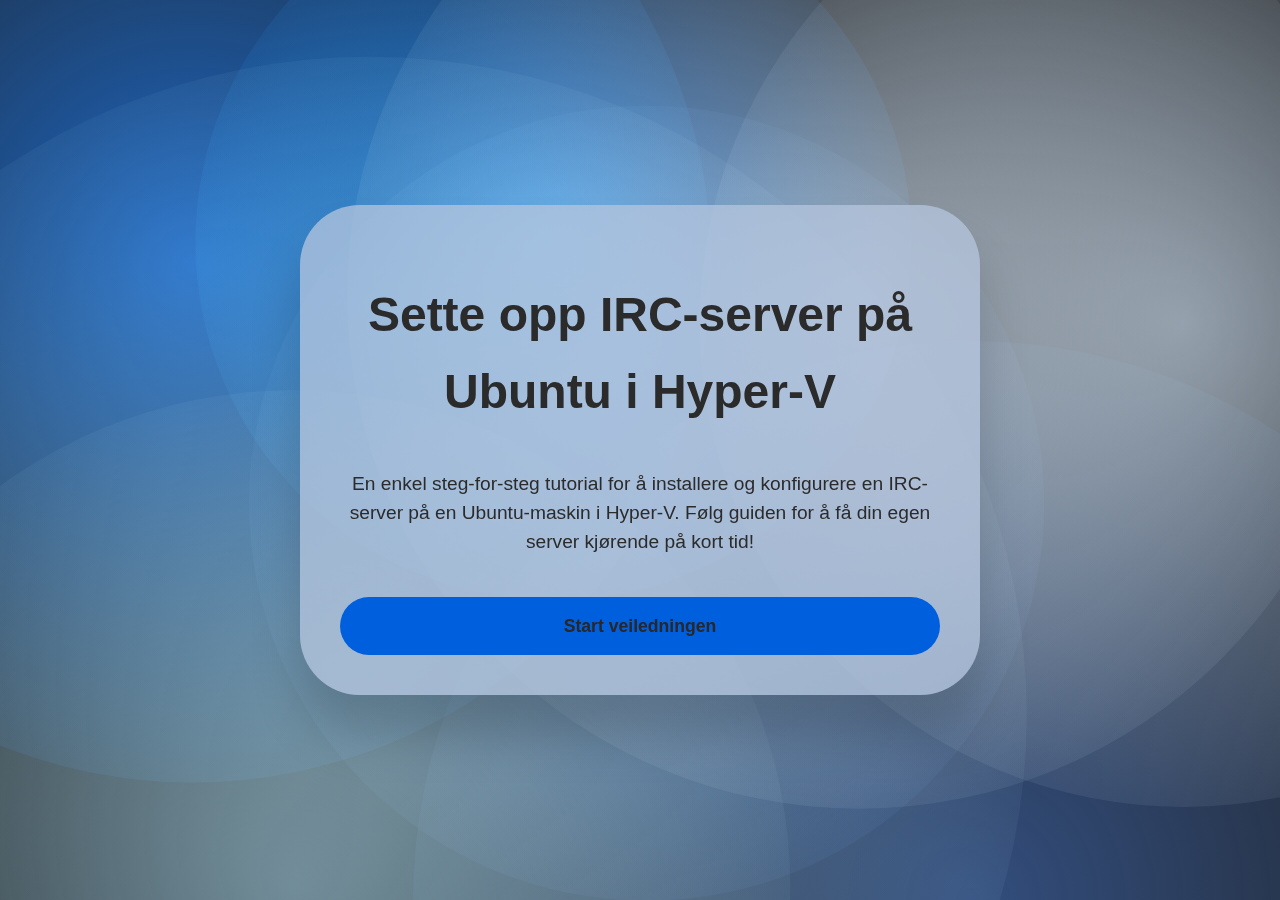
<file: index.html>
<html lang="en">
<head>
  <meta charset="UTF-8" />
  <meta name="viewport" content="width=device-width, initial-scale=1.0" />
  <title>Building a One-Page Site</title>
  <link rel="stylesheet" href="/assets/style/style.css" />
</head>
<body class="body-forside">
    <div id="page-overlay"></div>
    
    <div class="header finisher-header" style="width: 100vw; height: 100vh;">
        <div class="banner">
                <div class="content">
                    <h1>Sette opp IRC-server på Ubuntu i Hyper-V</h1>
                    <p>En enkel steg-for-steg tutorial for å installere og konfigurere en IRC-server på en Ubuntu-maskin i Hyper-V. Følg guiden for å få din egen server kjørende på kort tid!</p>
                    <a href="/introduksjon/innhold.html" class="button">Start veiledningen</a>
                </div>
        </div>
    </div>
    


    <script src="assets/scripts/finisher-header.es5.min.js" type="text/javascript"></script>
    <script type="text/javascript">
    new FinisherHeader({
    "count": 8,
    "size": {
        "min": 605,
        "max": 1416,
        "pulse": 0
    },
    "speed": {
        "x": { "min": 0.1, "max": 0.3 },
        "y": { "min": 0.1, "max": 0.4 }
    },
    "colors": {
        "background": "#1e1e1e", // dark gray background
        "particles": [
            "#1e82ff", // bright blue
            "#3a5f9f", // muted blue
            "#607d8b", // slate gray
            "#9aaabb"  // light gray-blue
        ]
    },
    "blending": "screen",
    "opacity": {
        "center": 0.75,
        "edge": 0.1
    },
    "skew": 0,
    "shapes": ["c"]
});

    </script>
    <script>
document.addEventListener('DOMContentLoaded', () => {
    const overlay = document.getElementById('page-overlay');
    const button = document.querySelector('.button');

    button.addEventListener('click', function(e) {
        e.preventDefault(); // prevent instant navigation
        const href = this.getAttribute('href');

        overlay.style.opacity = 1;

        setTimeout(() => {
            window.location.href = href; // navigate after fade
        }, 600); 
    });
});
</script>


</body>
</html>
</file>
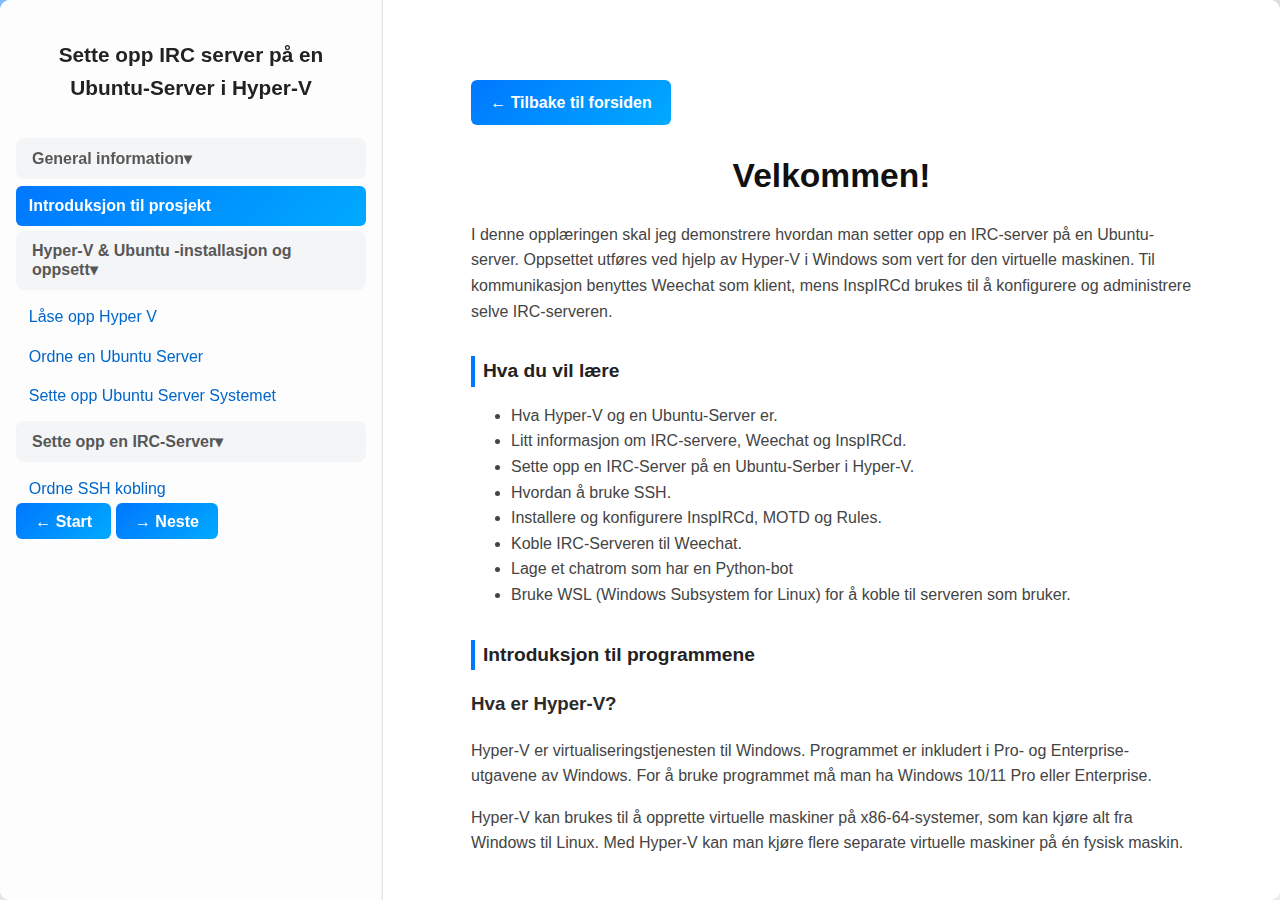
<file: layout.html>
<!DOCTYPE html>
<html lang="en">
<head>
  <meta charset="UTF-8" />
  <meta name="viewport" content="width=device-width, initial-scale=1.0" />
  <title>Sette opp IRC server på en Ubuntu-Server i Hyper-V</title>
  <link rel="stylesheet" href="assets/style/style.css" />
</head>
<body>
  <div id="page-overlay"></div>
  <div class="header finisher-header" style="width: 100vw; height: 100vh;">
    <div class="layout">
      <aside class="sidebar">
        <h1 class="site-title">Sette opp IRC server på en Ubuntu-Server i Hyper-V</h1>
        <div class="menu">
          <div class="menu-section">
            <button class="menu-toggle"> General information▾</button>
            <ul class="menu-list">
              <li><a href="introduksjon/innhold.html" target="contentFrame">Introduksjon til prosjekt</a></li>
            </ul>
          </div>
          <div class="menu-section">
            <button class="menu-toggle">Hyper-V & Ubuntu -installasjon og oppsett▾</button>
            <ul class="menu-list">
              <li><a href="steg-for-steg/hyperv.html" target="contentFrame">Låse opp Hyper V</a></li>
              <li><a href="steg-for-steg/ubuntus.html" target="contentFrame">Ordne en Ubuntu Server</a></li>
              <li><a href="steg-for-steg/ubuntusystem.html" target="contentFrame">Sette opp Ubuntu Server Systemet</a></li>
            </ul>
          </div>
          <div class="menu-section">
            <button class="menu-toggle"> Sette opp en IRC-Server▾</button>
            <ul class="menu-list">
              <li><a href="irc-server-setup/ssh.html" target="contentFrame">Ordne SSH kobling</a></li>
            </ul>
          </div>
      <div class="sidebar-nav-buttons">
        <a href="#" class="nav-btn back">← Start</a>
        <a href="#" class="nav-btn next">→ Neste</a>
      </div>

      </aside>

      
      <main class="content">
        <iframe 
          name="contentFrame" 
          src="introduksjon/innhold.html" 
          style="border: none; width: 100%; height: 100%;"
        ></iframe>
      </main>
    </div>
  </div>


<script src="assets/scripts/finisher-header.es5.min.js"></script>
<script>
  // Initialize the background
  new FinisherHeader({
    "count": 8,
    "size": { "min": 605, "max": 1416, "pulse": 0 },
    "speed": { "x": { "min": 0.01, "max": 0.05 }, "y": { "min": 0.01, "max": 0.05 } },
    "colors": {
      "background": "#FFFFFF",
      "particles": ["#1e82ff", "#3a5f9f", "#607d8b", "#9aaabb"]
    },
    "blending": "screen",
    "opacity": { "center": 0.75, "edge": 0.1 },
    "skew": 0,
    "shapes": ["c"]
  });

  // Toggle sidebar sections
  document.querySelectorAll('.menu-toggle').forEach(button => {
    button.addEventListener('click', () => {
      const list = button.nextElementSibling;
      list.classList.toggle('closed');
      button.classList.toggle('closed');
    });
  });

  const iframe = document.querySelector('iframe[name="contentFrame"]');
  
  // Sidebar links
  const sidebarLinks = Array.from(document.querySelectorAll('a[target="contentFrame"]'));

  // Full ordered list of pages for Back/Next navigation
  const pageOrder = [
    "introduksjon/innhold.html",
    "steg-for-steg/hyperv.html",
    "steg-for-steg/ubuntus.html",
    "steg-for-steg/ubuntusystem.html",
    "irc-server-setup/ssh.html"
    // add all pages in the exact order you want
  ];

  function updateActiveLink(href) {
    // Update sidebar active
    sidebarLinks.forEach(l => l.classList.remove('active'));
    const match = document.querySelector(`a[href="${href}"]`);
    if (match) match.classList.add('active');

    // Save in localStorage
    localStorage.setItem('activeLink', href);

    // Load page in iframe
    iframe.src = href;
  }

  // Sidebar link clicks
  sidebarLinks.forEach(link => {
    link.addEventListener('click', e => {
      e.preventDefault();
      const href = link.getAttribute('href');
      updateActiveLink(href);
    });
  });

  // Back / Next buttons
  const backBtn = document.querySelector('.sidebar-nav-buttons .back');
  const nextBtn = document.querySelector('.sidebar-nav-buttons .next');

  function getCurrentPageIndex() {
    const src = iframe.src.split('/').slice(-2).join('/');
    return pageOrder.indexOf(src);
  }

  backBtn.addEventListener('click', e => {
    e.preventDefault();
    const currentIndex = getCurrentPageIndex();
    if (currentIndex > 0) updateActiveLink(pageOrder[currentIndex - 1]);
  });

  nextBtn.addEventListener('click', e => {
    e.preventDefault();
    const currentIndex = getCurrentPageIndex();
    if (currentIndex < pageOrder.length - 1) updateActiveLink(pageOrder[currentIndex + 1]);
  });

  // Restore last active page on load
  window.addEventListener('DOMContentLoaded', () => {
    const activeHref = localStorage.getItem('activeLink') || pageOrder[0];
    updateActiveLink(activeHref);
  });
</script>




</body>
</html>
</file>
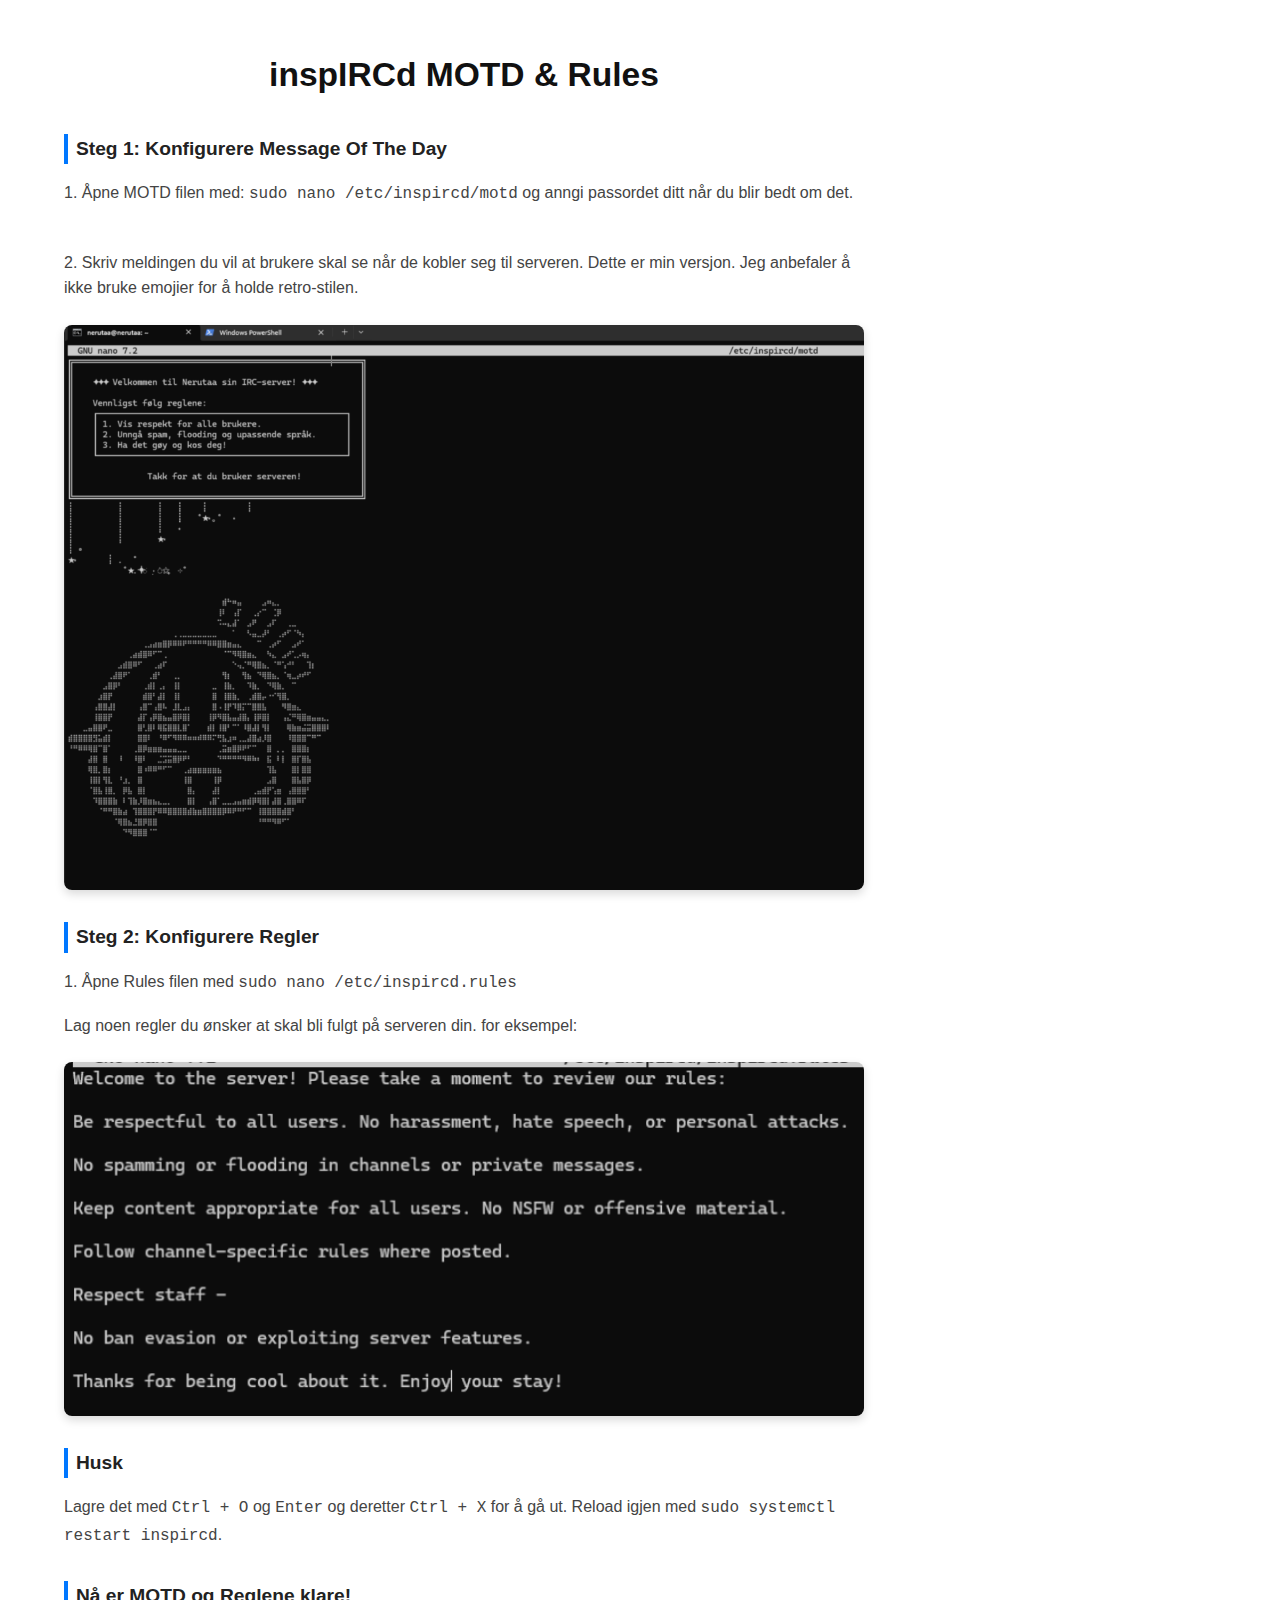
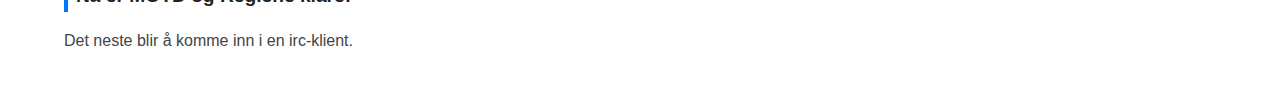
<file: inspircd/inspircdmotdandrules.html>
<!DOCTYPE html>
<html lang="no">
<head>
  <meta charset="UTF-8" />
  <meta name="viewport" content="width=device-width, initial-scale=1.0" />
  <link rel="stylesheet" href="../assets/style/style.css" />
  <script src="/assets/scripts/NavbarCloseLogic.js" defer></script>
</head>
<body>
    <main class="content">
      <article>
        <h1>inspIRCd MOTD & Rules</h1>
        <h2>Steg 1: Konfigurere Message Of The Day</h2>
        <p>1. Åpne MOTD filen med: <code>sudo nano /etc/inspircd/motd</code> og anngi passordet ditt når du blir bedt om det. </p>
        <p><br>2. Skriv meldingen du vil at brukere skal se når de kobler seg til serveren. Dette er min versjon. Jeg anbefaler å ikke bruke emojier for å holde retro-stilen.</p>
        <img src="/assets/images/stegforsteg/motdandrules/motd1.png" alt="motd 1" class="article-img">
       
        <h2>Steg 2: Konfigurere Regler</h2>
        <p>1. Åpne Rules filen med <code>sudo nano /etc/inspircd.rules</code></p>
        <p>Lag noen regler du ønsker at skal bli fulgt på serveren din. for eksempel:</p>
        <img src="/assets/images/stegforsteg/motdandrules/rules1.png" alt="rules 1" class="article-img">

         <h2>Husk</h2>
        <p>Lagre det med <code>Ctrl + O</code> og <code>Enter</code> og deretter <code>Ctrl + X</code> for å gå ut. Reload igjen med <code>sudo systemctl restart inspircd</code>. </p>

        <h2>Nå er MOTD og Reglene klare!</h2>
        <p>Det neste blir å komme inn i en irc-klient.</p>
      </article>
    </main>
</body>
</html>
</file>
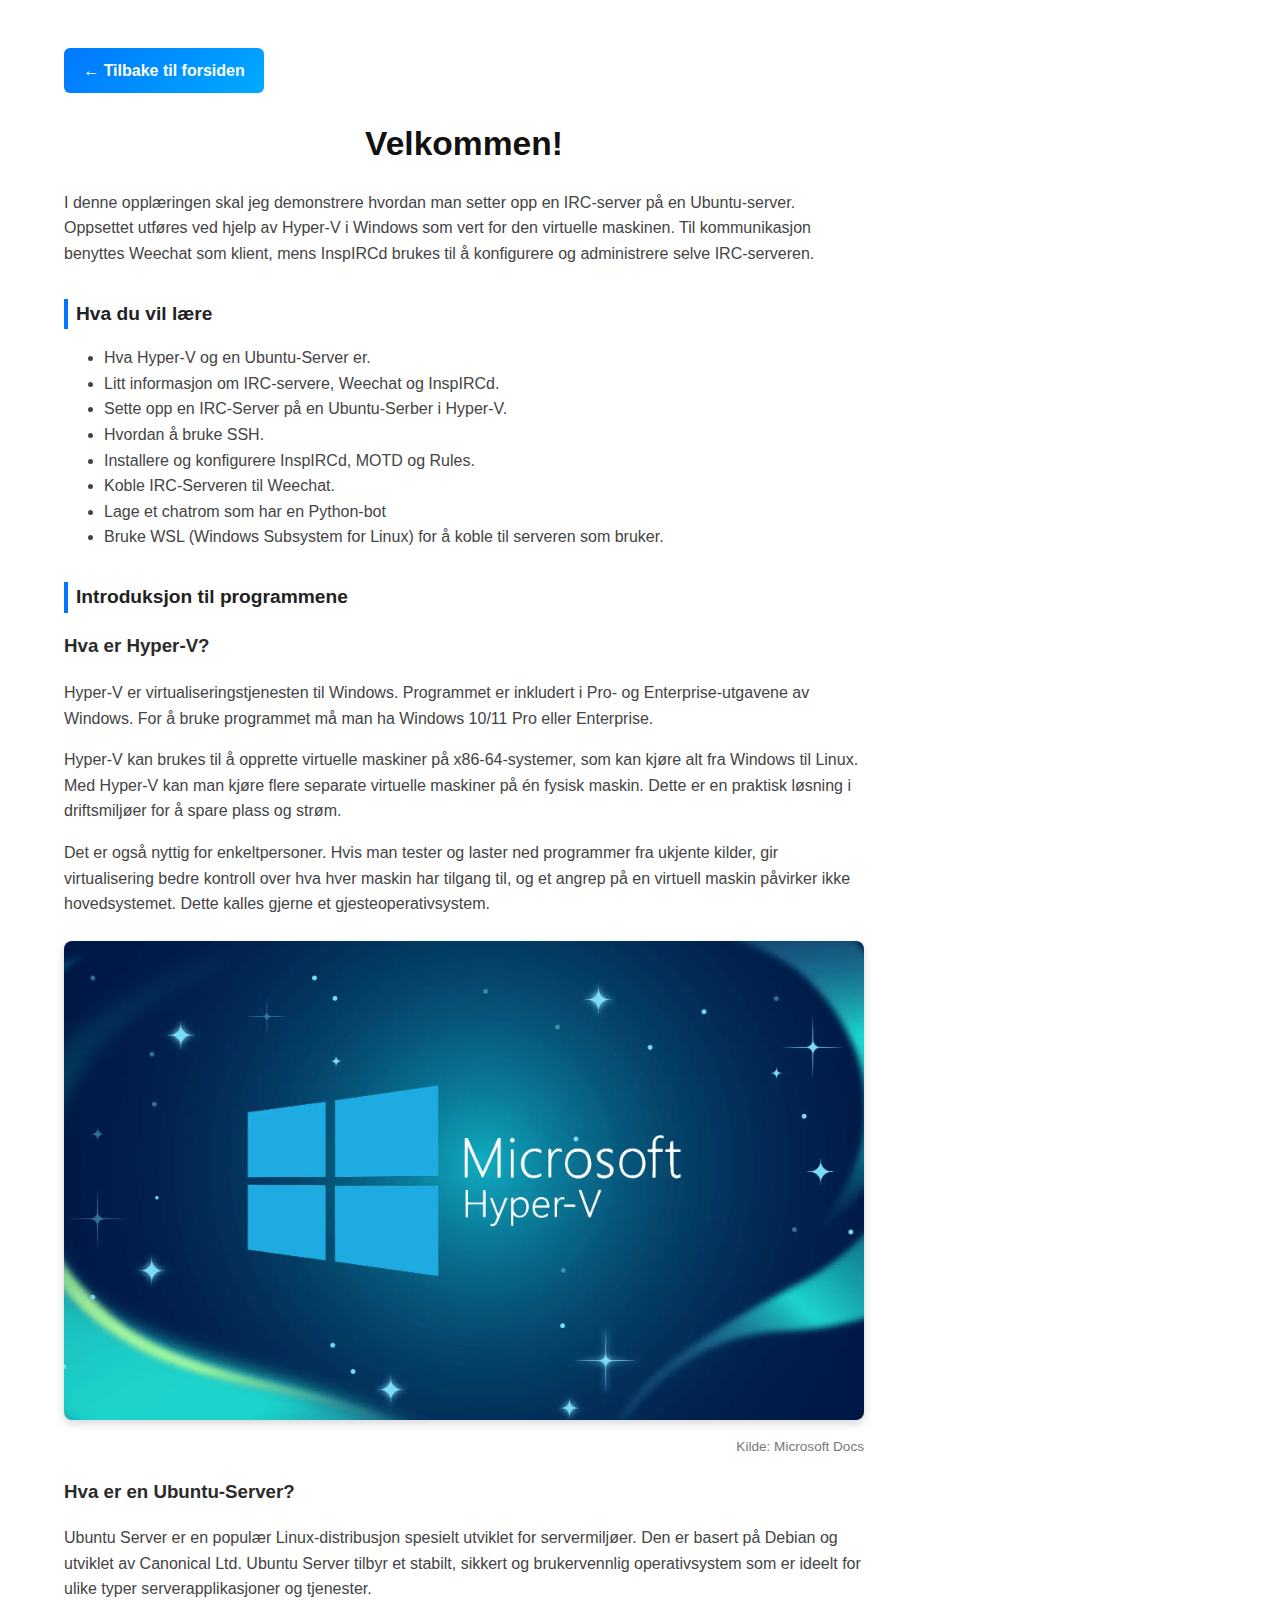
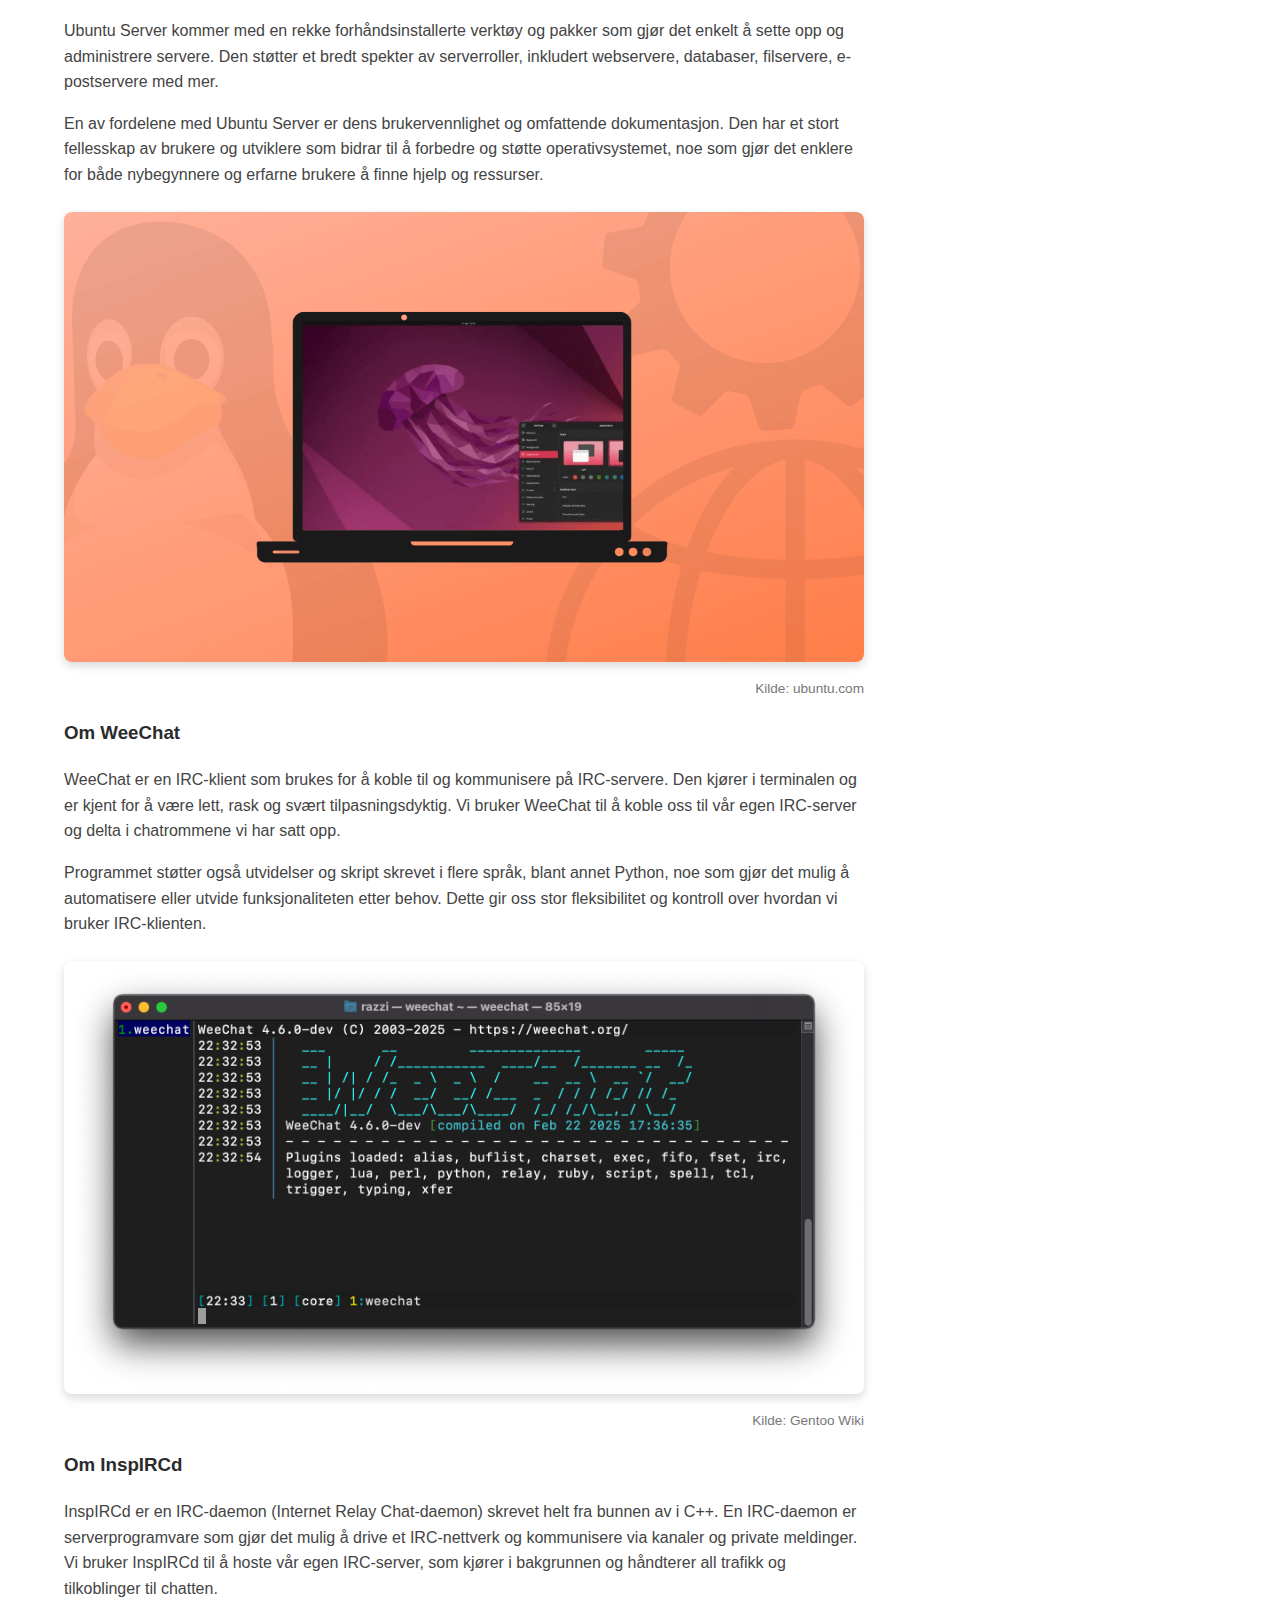
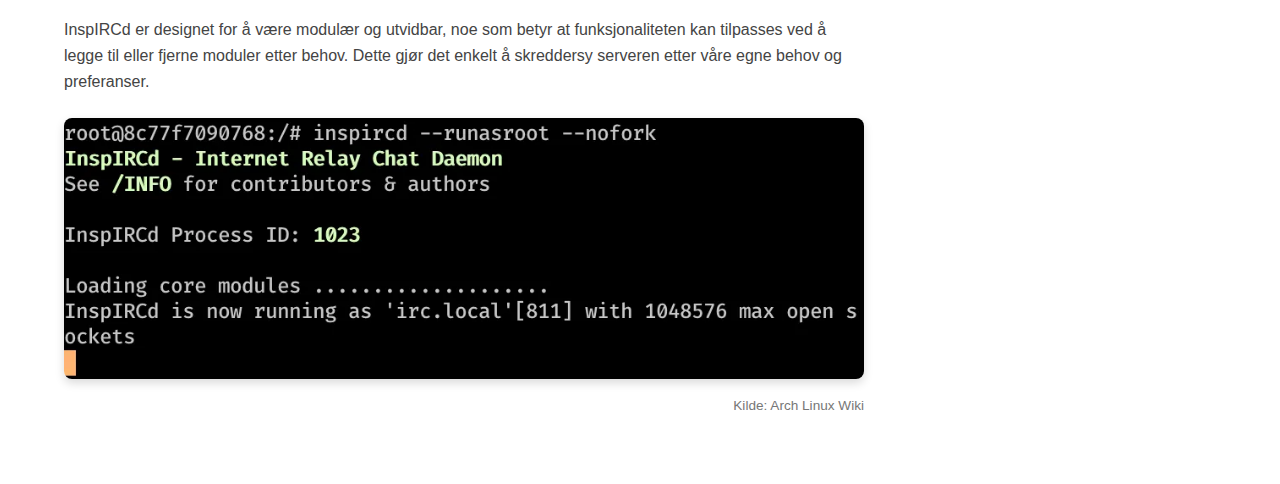
<file: introduksjon/innhold.html>
<!DOCTYPE html>
<html lang="en">
<head>
  <meta charset="UTF-8" />
  <meta name="viewport" content="width=device-width, initial-scale=1.0" />
  <title>Building a Multi-Page Site</title>
  <link rel="stylesheet" href="../assets/style/style.css" />
  <script src="/assets/scripts/NavbarCloseLogic.js" defer></script>
</head>
<body>
      <main class="content">
        <article id="page-content">
          <header>
            <a href="../index.html" class="nav-btn" target="_top">← Tilbake til forsiden</a>
            <!--<a href="../steg-for-steg/hyperv.html" class="nav-btn next">→</a> -->
          </header> 

          <h1>Velkommen!</h1>
          <p>I denne opplæringen skal jeg demonstrere hvordan man setter opp en IRC-server på en Ubuntu-server. Oppsettet utføres ved hjelp av Hyper-V i Windows som vert for den virtuelle maskinen. Til kommunikasjon benyttes Weechat som klient, mens InspIRCd brukes til å konfigurere og administrere selve IRC-serveren. </p>

          <h2>Hva du vil lære</h2>
          <ul>
            <li>Hva Hyper-V og en Ubuntu-Server er.</li>
            <li>Litt informasjon om IRC-servere, Weechat og InspIRCd.</li>
            <li>Sette opp en IRC-Server på en Ubuntu-Serber i Hyper-V.</li>
            <li>Hvordan å bruke SSH.</li>
            <li>Installere og konfigurere InspIRCd, MOTD og Rules.</li>
            <li>Koble IRC-Serveren til Weechat.</li>
            <li>Lage et chatrom som har en Python-bot</li>
            <li>Bruke WSL (Windows Subsystem for Linux) for å koble til serveren som bruker.</li>
          </ul>

          <h2>Introduksjon til programmene</h2>

          <h3>Hva er Hyper-V?</h3>
          <p>Hyper-V er virtualiseringstjenesten til Windows. Programmet er inkludert i Pro- og Enterprise-utgavene av Windows. For å bruke programmet må man ha Windows 10/11 Pro eller Enterprise.</p>
          <p>Hyper-V kan brukes til å opprette virtuelle maskiner på x86-64-systemer, som kan kjøre alt fra Windows til Linux. Med Hyper-V kan man kjøre flere separate virtuelle maskiner på én fysisk maskin. Dette er en praktisk løsning i driftsmiljøer for å spare plass og strøm.</p>
          <p>Det er også nyttig for enkeltpersoner. Hvis man tester og laster ned programmer fra ukjente kilder, gir virtualisering bedre kontroll over hva hver maskin har tilgang til, og et angrep på en virtuell maskin påvirker ikke hovedsystemet. Dette kalles gjerne et gjesteoperativsystem.</p>
          <img src="../assets/images/introduction/hyper-v.webp" alt="Hyper-V image" class="article-img">
          <p class="source">
            <a href="https://learn.microsoft.com/en-us/windows-server/virtualization/hyper-v/overview" target="_blank" rel="noopener noreferrer">
              Kilde: Microsoft Docs
            </a>
          </p>

          <h3>Hva er en Ubuntu-Server?</h3>
          <p>Ubuntu Server er en populær Linux-distribusjon spesielt utviklet for servermiljøer. Den er basert på Debian og utviklet av Canonical Ltd. Ubuntu Server tilbyr et stabilt, sikkert og brukervennlig operativsystem som er ideelt for ulike typer serverapplikasjoner og tjenester.</p>
          <p>Ubuntu Server kommer med en rekke forhåndsinstallerte verktøy og pakker som gjør det enkelt å sette opp og administrere servere. Den støtter et bredt spekter av serverroller, inkludert webservere, databaser, filservere, e-postservere med mer.</p>
          <p>En av fordelene med Ubuntu Server er dens brukervennlighet og omfattende dokumentasjon. Den har et stort fellesskap av brukere og utviklere som bidrar til å forbedre og støtte operativsystemet, noe som gjør det enklere for både nybegynnere og erfarne brukere å finne hjelp og ressurser.</p>
          <img src="../assets/images/introduction/Ubuntu-Server-22.04-LTS.png" alt="Image of Ubuntu Server" class="article-img">
          <p class="source">
            <a href="https://ubuntu.com/server" target="_blank" rel="noopener noreferrer">
              Kilde: ubuntu.com
            </a>
          </p>

          <h3>Om WeeChat</h3>
          <p>WeeChat er en IRC-klient som brukes for å koble til og kommunisere på IRC-servere. Den kjører i terminalen og er kjent for å være lett, rask og svært tilpasningsdyktig. Vi bruker WeeChat til å koble oss til vår egen IRC-server og delta i chatrommene vi har satt opp.</p>
          <p>Programmet støtter også utvidelser og skript skrevet i flere språk, blant annet Python, noe som gjør det mulig å automatisere eller utvide funksjonaliteten etter behov. Dette gir oss stor fleksibilitet og kontroll over hvordan vi bruker IRC-klienten.</p>
          <img src="../assets/images/introduction/weechat-buffer.png" alt="Image of WeeChat" class="article-img">
          <p class="source">
            <a href="https://wiki.gentoo.org/wiki/WeeChat" target="_blank" rel="noopener noreferrer">
              Kilde: Gentoo Wiki
            </a>
          </p>

          <h3>Om InspIRCd</h3>
          <p>InspIRCd er en IRC-daemon (Internet Relay Chat-daemon) skrevet helt fra bunnen av i C++. En IRC-daemon er serverprogramvare som gjør det mulig å drive et IRC-nettverk og kommunisere via kanaler og private meldinger. Vi bruker InspIRCd til å hoste vår egen IRC-server, som kjører i bakgrunnen og håndterer all trafikk og tilkoblinger til chatten.</p>
          <p>InspIRCd er designet for å være modulær og utvidbar, noe som betyr at funksjonaliteten kan tilpasses ved å legge til eller fjerne moduler etter behov. Dette gjør det enkelt å skreddersy serveren etter våre egne behov og preferanser.</p>
          <img src="../assets/images/introduction/inspircd.webp" alt="InspIRC image" class="article-img">
          <p class="source">
            <a href="https://wiki.archlinux.org/title/InspIRCd#" target="_blank" rel="noopener noreferrer">
              Kilde: Arch Linux Wiki
            </a>
          </p>
        </article>
      </main>
    </div>
  </div>
  <script src="../assets/scripts/finisher-header.es5.min.js" type="text/javascript"></script>

    <script type="text/javascript">
    new FinisherHeader({
    "count": 8,
    "size": {
        "min": 605,
        "max": 1416,
        "pulse": 0
    },
    "speed": {
        "x": { "min": 0.01, "max": 0.05 },
        "y": { "min": 0.01, "max": 0.05 }
    },
    "colors": {
        "background": "#FFFFFF", // dark gray background
        "particles": [
            "#1e82ff", // bright blue
            "#3a5f9f", // muted blue
            "#607d8b", // slate gray
            "#9aaabb"  // light gray-blue
        ]
    },
    "blending": "screen",
    "opacity": {
        "center": 0.75,
        "edge": 0.1
    },
    "skew": 0,
    "shapes": ["c"]
});

    </script>
  
</body>
</html>
</file>
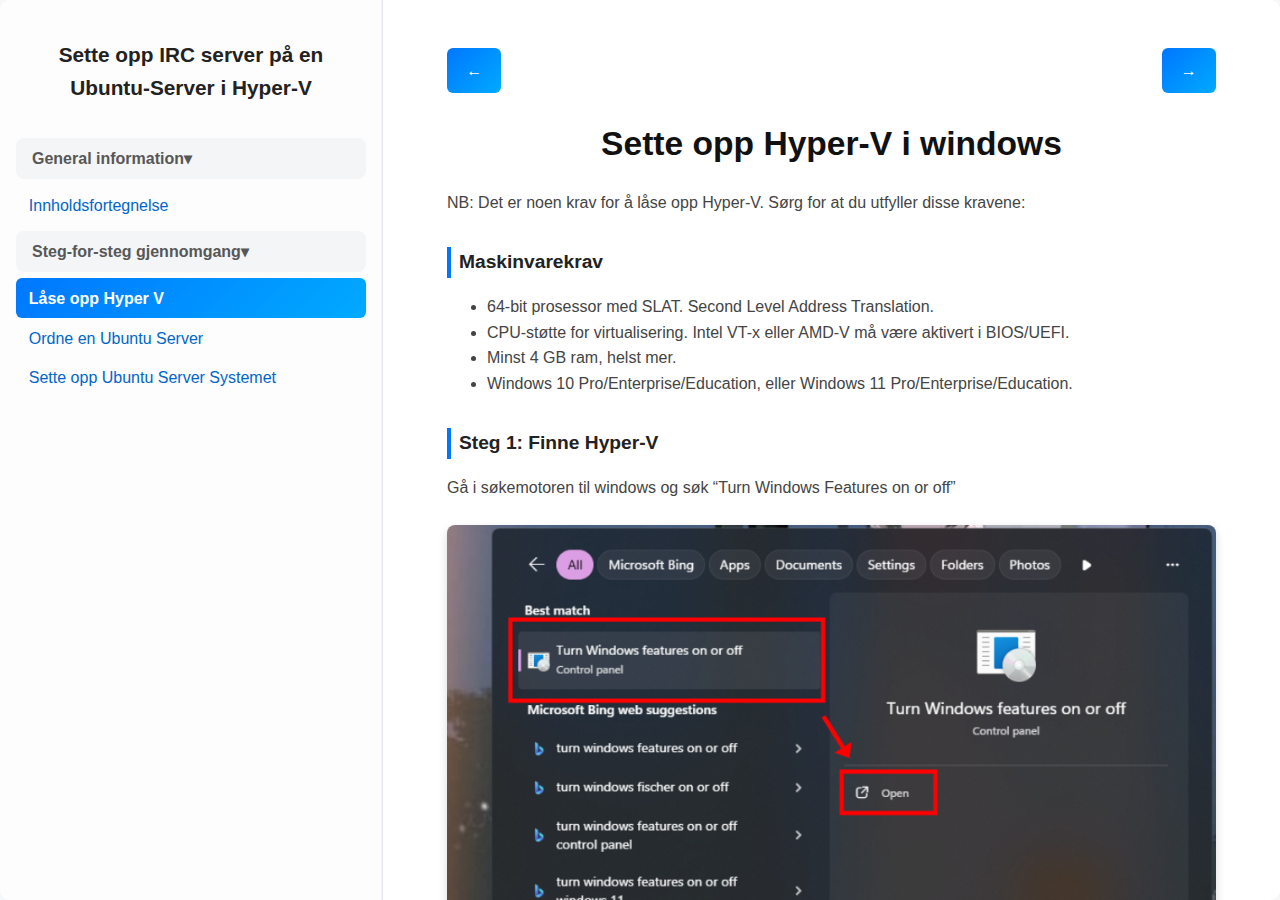
<file: steg-for-steg/hyperv.html>
<!DOCTYPE html>
<html lang="en">
<head>
  <meta charset="UTF-8" />
  <meta name="viewport" content="width=device-width, initial-scale=1.0" />
  <title>Building a One-Page Site</title>
  <link rel="stylesheet" href="../assets/style/style.css" />
  <script src="/assets/scripts/NavbarCloseLogic.js" defer></script>
</head>
<body>
  <div class="layout">
    <aside class="sidebar">
      <h1 class="site-title">Sette opp IRC server på en Ubuntu-Server i Hyper-V </h1>
      <div class="menu">
        <div class="menu-section">
          <button class="menu-toggle"> General information▾</button>
          <ul class="menu-list">
            <li><a href="../introduksjon/innhold.html">Innholdsfortegnelse</a></li>
          </ul>
        </div>
        <div class="menu-section">
          <button class="menu-toggle"> Steg-for-steg gjennomgang▾</button>
          <ul class="menu-list">
            <li><a  class="active" href="../steg-for-steg/hyperv.html">Låse opp Hyper V</a></li>
            <li><a href="../steg-for-steg/ubuntus.html">Ordne en Ubuntu Server</a></li>
            <li><a href="../steg-for-steg/ubuntusystem.html">Sette opp Ubuntu Server Systemet</a></li>
          </ul>
      </div>
    </aside>

    <main class="content">
      <article>
        <header>
          <a href="../introduksjon/innhold.html" class="nav-btn">←</a>
          <a href="ubuntus.html" class="nav-btn next">→</a>
        </header>

        <h1>Sette opp Hyper-V i windows</h1>
        <p>NB: Det er noen krav for å låse opp Hyper-V. Sørg for at du utfyller disse kravene: </p>
           <h2>Maskinvarekrav</h2>
        <ul>
          <li>64-bit prosessor med SLAT. Second Level Address Translation.</li>
          <li>CPU-støtte for virtualisering. Intel VT-x eller AMD-V må være aktivert i BIOS/UEFI.</li>
          <li>Minst 4 GB ram, helst mer.</li>
          <li>Windows 10 Pro/Enterprise/Education, eller Windows 11 Pro/Enterprise/Education.</li>
        </ul>

        <h2>Steg 1: Finne Hyper-V</h2>
        <p>Gå i søkemotoren til windows og søk “Turn Windows Features on or off” </p>
        <img src="../assets/images/stegforsteg/UnlockHyperV/pic1.png" alt="pic1" class="article-img">

        <h2>Steg 2: Skru på Hyper-V</h2>
        <p>Bla ned til du finner "Hyper-V" og sørg for at denne er huket av. Klikk på "OK" når den er det. </p>
        <img src="../assets/images/stegforsteg/UnlockHyperV/pic2.png" alt="pic2" class="article-img">

        <h2>Steg 3: Sjekk at Hyper-V er låst opp</h2>
        <p>Søk etter "Hyper-V Manager" i søkemonitoren og åpne den. Hvis det ikke dukker opp kan det være nødvendig å restarte maskinen og sjekke igjen. </p>
        <img src="../assets/images/stegforsteg/UnlockHyperV/pic3.png" alt="pic3" class="article-img">
        <header>
          <a href="../introduksjon/innhold.html" class="nav-btn">←</a>
          <a href="ubuntus.html" class="nav-btn next">→</a>
        </header>
      </article>
    </main>
  </div>

  <script>
    document.querySelectorAll('.menu-toggle').forEach(button => {
      button.addEventListener('click', () => {
        const list = button.nextElementSibling;
        list.classList.toggle('open');
        button.classList.toggle('open');
      });
    });
  </script>
</body>
</html>
</file>
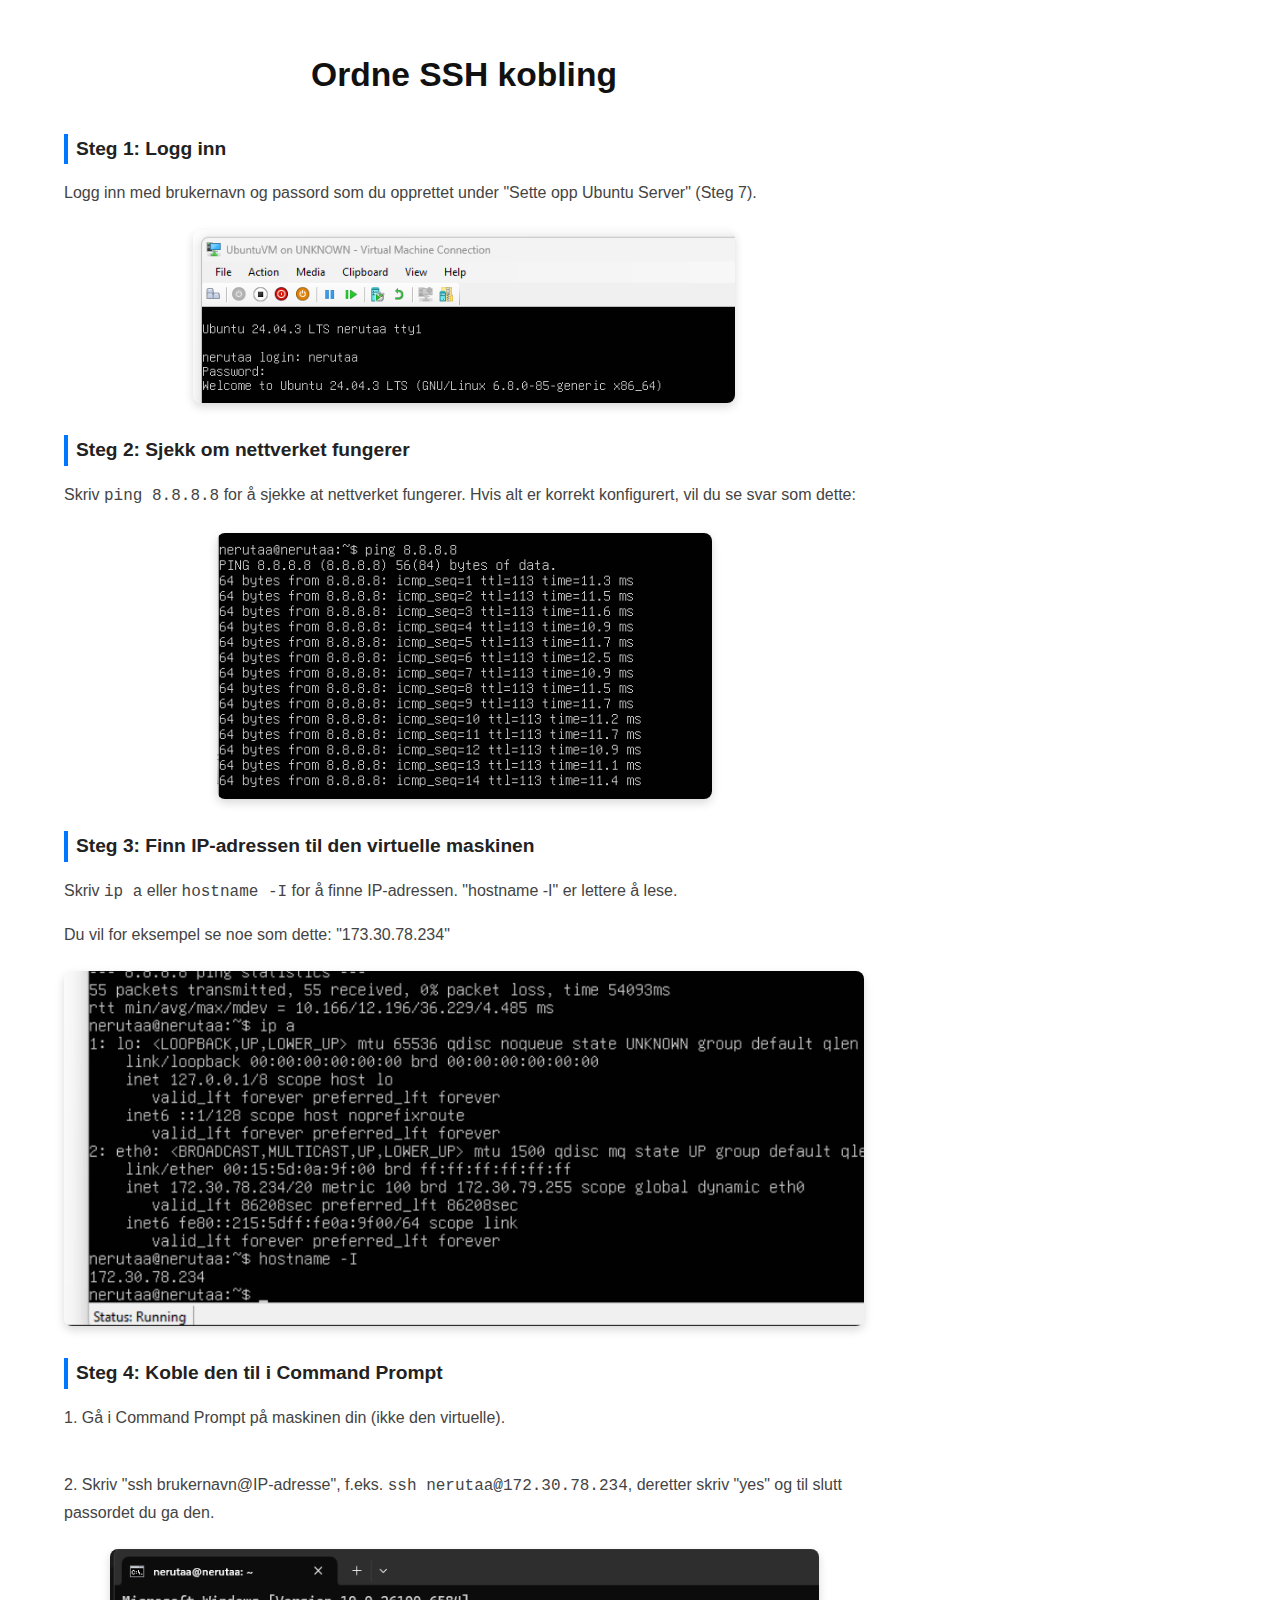
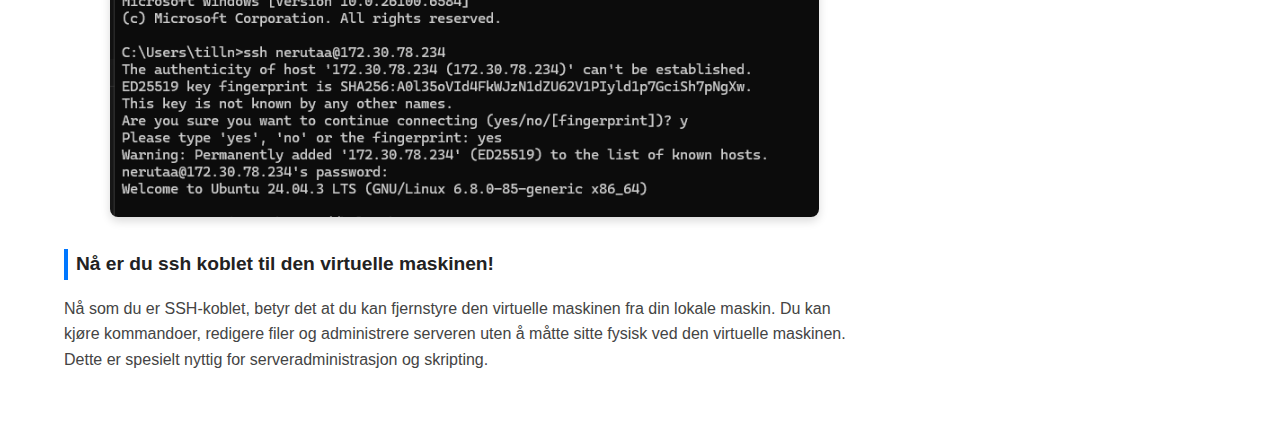
<file: steg-for-steg/ssh.html>
<!DOCTYPE html>
<html lang="no">
<head>
  <meta charset="UTF-8" />
  <meta name="viewport" content="width=device-width, initial-scale=1.0" />
  <link rel="stylesheet" href="../assets/style/style.css" />
  <script src="/assets/scripts/NavbarCloseLogic.js" defer></script>
</head>
<body>
    <main class="content">
      <article>
        <!--<header>
          <a href="../steg-for-steg/ubuntusystem.html" class="nav-btn">←</a>
          <a href="#" class="nav-btn next">→</a>
        </header> -->

        <h1>Ordne SSH kobling</h1>
        <h2>Steg 1: Logg inn </h2>
        <p>Logg inn med brukernavn og passord som du opprettet under "Sette opp Ubuntu Server" (Steg 7). </p>
        <img src="/assets/images/stegforsteg/SSH/ssh1.png" alt="ssh 1" class="article-img">
        <h2>Steg 2: Sjekk om nettverket fungerer</h2>
        <p>Skriv <code>ping 8.8.8.8</code> for å sjekke at nettverket fungerer. Hvis alt er korrekt konfigurert, vil du se svar som dette:</p>
        <img src="/assets/images/stegforsteg/SSH/ssh2.png" alt="ssh 2" class="article-img">

        <h2>Steg 3: Finn IP-adressen til den virtuelle maskinen</h2>
        <p>Skriv <code>ip a</code> eller <code>hostname -I</code> for å finne IP-adressen. "hostname -I" er lettere å lese.</p>
        <p>Du vil for eksempel se noe som dette: "173.30.78.234"</p>
        <img src="/assets/images/stegforsteg/SSH/ssh3.png" alt="ssh 3" class="article-img">

        <h2>Steg 4: Koble den til i Command Prompt</h2>
        <p>1. Gå i Command Prompt på maskinen din (ikke den virtuelle).</p>
        <p><br>2. Skriv "ssh brukernavn@IP-adresse", f.eks. <code>ssh nerutaa@172.30.78.234</code>, deretter skriv "yes" og til slutt passordet du ga den.</p>
        <img src="/assets/images/stegforsteg/SSH/ssh4.png" alt="ssh 4" class="article-img">

        <h2>Nå er du ssh koblet til den virtuelle maskinen!</h2>
        <p>Nå som du er SSH-koblet, betyr det at du kan fjernstyre den virtuelle maskinen fra din lokale maskin. Du kan kjøre kommandoer, redigere filer og administrere serveren uten å måtte sitte fysisk ved den virtuelle maskinen. Dette er spesielt nyttig for serveradministrasjon og skripting.</p>
      </article>
    </main>
</body>
</html>
</file>
<file: assets/style/style.css>
body {
  margin: 0;
  font-family: "Inter", "Helvetica Neue", Arial, sans-serif;
  color: #2b2b2b;
  background: #f9fafc;
  line-height: 1.6;
}

.layout {
  display: flex;
  justify-content: center;
  height: 100vh;
  max-width: 1400px;
  margin: 0 auto;
  background: #fff;
  box-shadow: 0 0 20px rgba(0, 0, 0, 0.05);
  border-radius: 10px;
  overflow: hidden;
}


.sidebar {
  width: 350px;
  background: #fdfdfd;
  border-right: 1px solid #e4e6eb;
  padding: 1.5rem 1rem;
  overflow-y: auto;
  box-shadow: inset -1px 0 0 rgba(0, 0, 0, 0.03);
  
}

.site-title {
  font-size: 1.3rem;
  font-weight: 700;
  text-align: center;
  color: #222;
  margin-bottom: 1.8rem;
}

.menu-toggle {
  background: #f4f5f7;
  border: none;
  width: 100%;
  text-align: left;
  font-weight: 600;
  font-size: 1rem; 
  padding: 0.7rem 1rem;
  border-radius: 8px;
  margin-top: 0.3rem;
  cursor: pointer;
  color: #575757;
  transition: background 0.25s ease, transform 0.2s ease;
}

.menu-toggle:hover {
  background: #e8eaed;
  transform: translateX(3px);
}

.menu-list {
  padding-left: 0;
  margin: 0.4rem 0 0 0;
  list-style: none;
  overflow: hidden;
  max-height: 1000px;       
  opacity: 1;
}


.menu-list.closed {
  max-height: 0;
  opacity: 0;
  padding: 0;             
}

.menu-list a {
  text-decoration: none;
  color: #0066cc;
  display: block;
  padding: 0.45rem 0.8rem;
  border-radius: 6px;
  transition: all 0.25s ease;
  font-weight: 500;
}

.menu-list a:hover {
  background: #eef5ff;
  color: #004c99;
}

.menu-list a.active {
  background: linear-gradient(135deg, #0077ff, #00aaff);
  color: #fff;
  font-weight: 550;
}


.content {
  flex: 1;
  padding: 3rem 4rem;
  background: #fff;
  display: flex;
  flex-direction: column;
  align-items: stretch;
  overflow-y: auto;
}


article {
  width: 100%;
  max-width: 800px;
}


.article-img {
  max-width: 100%;
  height: auto;
  display: block;
  margin: 1.5rem auto;
  border-radius: 8px;
  box-shadow: 0 4px 10px rgba(0, 0, 0, 0.15); 
}


article h1 {
  font-size: 2.1rem;
  color: #111;
  margin-top: 0;
  text-align: center;
  margin-bottom: 1.2rem;
  font-weight: 700;
}

article h2 {
  color: #222;
  margin-top: 2rem;
  border-left: 4px solid #0077ff;
  padding-left: 0.5rem;
  font-size: 1.2rem;
}

article p, article ul {
  font-size: 1rem;
  color: #444;
}


header {
  display: flex;
  justify-content: space-between;
  width: 100%;
  max-width: 800px;
  margin-bottom: 1.5rem;
}

.nav-btn {
  text-decoration: none;
  background: linear-gradient(135deg, #0077ff, #00aaff);
  color: white;
  padding: 0.6rem 1.2rem;
  border-radius: 6px;
  font-weight: 600;
  transition: all 0.25s ease;
}

.nav-btn:hover {
  background: linear-gradient(135deg, #005fdd, #0094e6);
  transform: translateY(-2px);
}

.nav-btn.next {
  background: linear-gradient(135deg, #0077ff, #00aaff);
}

.nav-btn.next:hover {
  background: linear-gradient(135deg, #005fdd, #0094e6);
  transform: translateY(-2px);
}

.source {
  font-size: 0.85rem;
  color: #777;
  text-align: right;
  margin-top: -0.5rem;
  margin-bottom: 1.2rem;
}

.source a {
  color: inherit;
  text-decoration: none;
  font-weight: 500;
}

.source a:hover {
  color: #0077ff;
  text-decoration: underline;
  transition: color 0.2s ease;
}

#page-overlay {
    position: fixed;
    top: 0;
    left: 0;
    width: 100%;
    height: 100%;
    background: white;           
    opacity: 0;
    pointer-events: none;
    transition: opacity 0.6s ease-in-out;
    z-index: 99999;              
}



.body-forside {
  height: 100vh;
  display: flex;
  flex-direction: column;
  overflow: hidden; 
}

.banner {
    height: 100vh;                  
    display: flex;
    justify-content: center;        
    align-items: center;            
    text-align: center;
    padding: 20px;                   /* just small padding for mobile */
    box-sizing: border-box;          /* ensures padding doesn’t break centering */
}


.banner .content {
    max-width: 600px;  
    width: 90%;        /* responsive width for small screens */
    padding: 40px;
    border-radius: 60px;
    background: rgba(181, 197, 221, 0.75);
    box-shadow: 0 40px 50px rgba(0,0,0,0.2);
}

.banner .content h1 {
    font-size: 3rem;
    margin-bottom: 20px;
}

.banner .content p {
    font-size: 1.2rem;
    margin-bottom: 40px;
    line-height: 1.5;
}

.button {
    display: inline-block;
    padding: 15px 40px;
    font-size: 1.1rem;
    font-weight: 600;
    background: #005fdd;
    color: rgb(41, 39, 39);
    border-radius: 50px;
    text-decoration: none;
    transition: transform 0.4s, background 0.5s, color 0.5s;
}


.button:hover {
    transform: translateY(-5px);
    background:  #0094e6;
    color: white;
}


@keyframes fadeIn {
  from { opacity: 0; transform: translateY(-4px); }
  to { opacity: 1; transform: translateY(0); }
}


@media (max-width: 900px) {
  .layout {
    flex-direction: column;
    box-shadow: none;
    border-radius: 0;
  }

  .sidebar {
    width: 100%;
    height: auto;
    border-right: none;
    border-bottom: 1px solid #ddd;
  }

  .content {
    padding: 2rem 1.5rem;
  }
}
</file>
